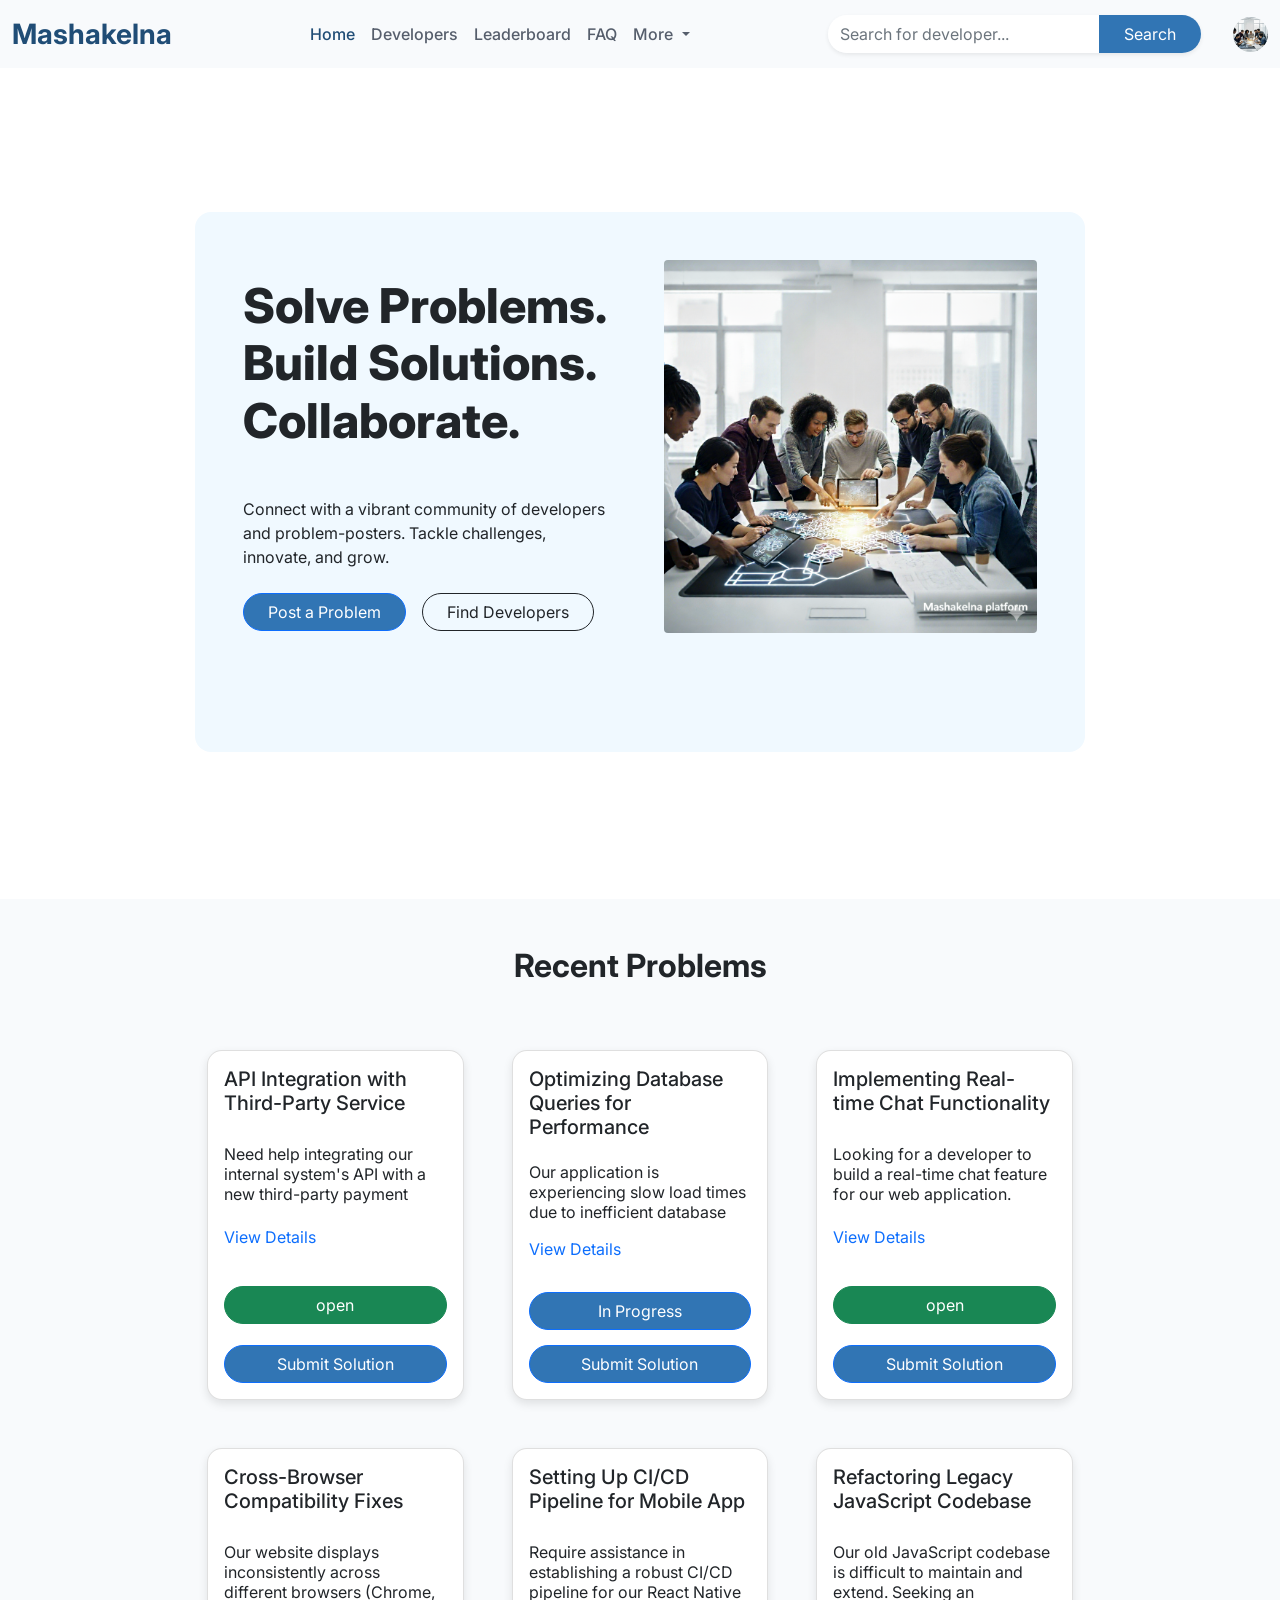
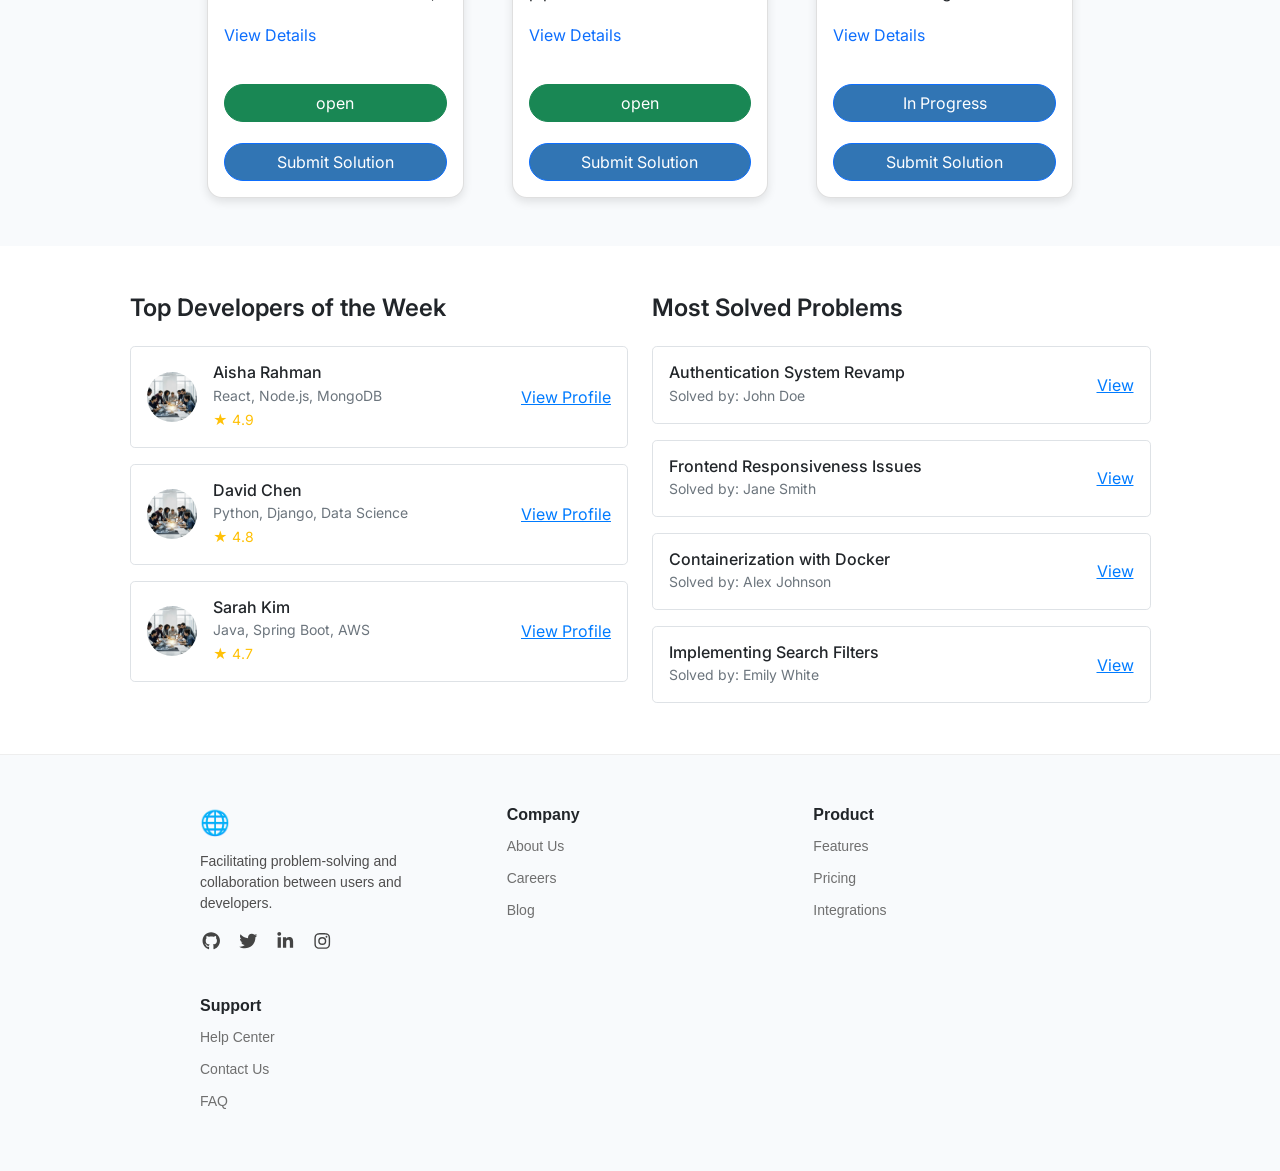
<file: index.html>
<!DOCTYPE html>
<html lang="en">
  <head>
    <meta charset="UTF-8" />
    <meta name="viewport" content="width=device-width, initial-scale=1.0" />
    <title>Mina</title>
    <link rel="shortcut icon" href="./img/my-image2.png" type="image/x-icon" />
    <link rel="stylesheet" href="./css/bootstrap.min.css" />
    <link rel="stylesheet" href="./css/bootstrap.min.css.map" />
    <link rel="stylesheet" href="./css/all.min.css" />
    <link rel="stylesheet" href="./css/main.css" />
    <link rel="stylesheet" href="./css/landing.css" />
    <link rel="preconnect" href="https://fonts.googleapis.com" />
    <link rel="preconnect" href="https://fonts.gstatic.com" crossorigin />
    <link
      href="https://fonts.googleapis.com/css2?family=Inter:ital,opsz,wght@0,14..32,100..900;1,14..32,100..900&display=swap"
      rel="stylesheet"
    />


  </head>
  <body>
    <!-------------------------------------------start navbar ------------------------------------->
    <nav class="navbar navbar-expand-lg sticky-top custom-navbar">
      <div class="container-fluid">
        <a class="navbar-brand fw-bold fs-3 gt-2" href="./index.html">
          Mashakelna
        </a>
        <button
          class="navbar-toggler"
          type="button"
          data-bs-toggle="collapse"
          data-bs-target="#main"
          aria-controls="main"
          aria-expanded="false"
          aria-label="Toggle navigation"
        >
          <i class="fa-solid fa-bars"></i>
        </button>
        <div class="collapse navbar-collapse" id="main">
          <ul class="navbar-nav mx-auto align-items-center">
            <li class="nav-item">
              <a class="nav-link active" href="./index.html">Home</a>
            </li>
            <li class="nav-item">
              <a class="nav-link" href="./pages/developer.html">Developers</a>
            </li>
            <li class="nav-item">
              <a class="nav-link" href="./pages/leaderboard.html"
                >Leaderboard</a
              >
            </li>
            <li class="nav-item"><a class="nav-link" href="./pages/faq.html">FAQ</a></li>

            <li class="nav-item dropdown">
              <a
                class="nav-link dropdown-toggle"
                href="#"
                role="button"
                data-bs-toggle="dropdown"
                aria-expanded="false"
              >
                More
              </a>
              <ul class="dropdown-menu">
                <li>
                  <a class="dropdown-item" href="#"
                    ><i class="fa-regular fa-bell pe-2"></i
                    ><span>Notifications</span></a
                  >
                </li>
                <li><hr class="dropdown-divider" /></li>
                <li>
                  <a class="dropdown-item" href="#"
                    ><i class="fa-regular fa-user pe-2"></i
                    ><span>Your profile</span></a
                  >
                </li>
                <li><hr class="dropdown-divider" /></li>
                <li>
                  <a class="dropdown-item" href="./pages/features Settings Page.html"
                    ><i class="fa-solid fa-gear pe-2"></i><span>Setting</span></a
                  >
                </li>
                <li><hr class="dropdown-divider" /></li>
                <li>
                  <a class="dropdown-item" href="./pages/login.html"
                    ><i class="fa-solid fa-right-from-bracket pe-2"></i
                    ><span>Log out</span></a
                  >
                </li>
              </ul>
            </li>
          </ul>
          <div class="nav-item mx-3">
            <form class="nav-search" role="search" method="get">
              <div
                class="input-group rounded-pill overflow-hidden shadow-sm"
                style="max-width: 420px"
              >
                <input
                  type="search"
                  class="form-control border-0"
                  placeholder="Search for developer..."
                  aria-label="Search for developer"
                />
                <button class="btn btn-search px-4" type="submit">
                  Search
                </button>
              </div>
            </form>
          </div>
          <div class="nav-item ms-3">
            <a href="">
              <img
                src="./imgs/landing.png"
                alt="Profile"
                class="rounded-circle"
                style="width: 35px; height: 35px"
              />
            </a>
          </div>
        </div>
      </div>
    </nav>
    <!---------------------------------------------end navbar-------------------------------------->

    <!--start landing  -->

    <div class="landing d-flex justify-content-center align-items-center pb-1">
      <div class="container d-flex justify-content-center g-5">
        <div class="row justify-content-center align-items-center">
          <div class="col-lg-10 my-container p-5">
            <div class="row row-cols-md-2 g-5 align-items-center">
              <div class="col-md-6">
                <div class="text">
                  <div class="heading mb-5">
                    <h1>Solve Problems.</h1>
                    <p class="h1">Build Solutions.</p>
                    <p class="h1">Collaborate.</p>
                  </div>
                  <p class="mb-4">
                    Connect with a vibrant community of developers and
                    problem-posters. Tackle challenges, innovate, and grow.
                  </p>
                  <div class="landing-btns d-flex gap-3 flex-wrap">
                    <a
                      href="#"
                      class="btn btn-primary rounded-pill landing-btn px-4"
                    >
                      Post a Problem
                    </a>
                    <a href="./pages/developer.html" class="btn btn-outline-dark rounded-pill px-4">
                      Find Developers
                    </a>
                  </div>
                </div>
              </div>

              <div class="col-md-6 text-center">
                <figure class="figure">
                  <img
                    src="./imgs/landing.png"
                    class="img-fluid rounded"
                    alt="Team working"
                  />
                </figure>
              </div>
            </div>
          </div>
        </div>
      </div>
    </div>

    <div
      class="landing-two d-flex justify-content-center align-items-center py-5"
    >
      <div class="container d-flex justify-content-center g-5">
        <div class="row justify-content-center align-items-center">
          <h2 class="fw-bold text-center pb-2">Recent Problems</h2>
          <div class="col-lg-10 mt-5">
            <div class="row row-cols-md-3 g-5 align-items-center">
              <div class="col-lg-4 col-md-6">
                <div class="card w-100">
                  <div class="card-body">
                    <h5 class="card-title fw-semibold">
                      API Integration with Third-Party Service
                    </h5>
                    <p class="card-text .text-black-50 lh-sm mb-0 pb-0">
                      Need help integrating our internal system's API with a new
                      third-party payment gateway. The documentation is
                      extensive but specific expertise is required to handle
                      data mapping and error handling efficiently.
                    </p>
                    <p class="mt-0 pb-0">
                      <a
                        class="link text-decoration-none my-5"
                        data-bs-toggle="collapse"
                        href="#collapseOne"
                        role="button"
                        aria-expanded="false"
                        aria-controls="collapseOne"
                      >
                        View Details
                      </a>
                    </p>
                    <button
                      type="button"
                      class="btn btn-success rounded-pill text-white open"
                    >
                      open
                    </button>

                    <div class="collapse" id="collapseOne">
                      <div class="card card-body">
                        Need help integrating our internal system's API with a
                        new third-party payment gateway. The documentation is
                        extensive but specific expertise is required to handle
                        data mapping and error handling efficiently.
                        <button
                          class="less-btn btn btn-outline-dark"
                          data-bs-toggle="collapse"
                          data-bs-target="#collapseOne"
                        >
                          Less
                        </button>
                      </div>
                    </div>
                    <a
                      href="#"
                      class="btn btn-primary Submit-Solution rounded-pill"
                    >
                      Submit Solution
                    </a>
                  </div>
                </div>
              </div>
              <div class="col-md-6 col-lg-4">
                <div class="card w-100">
                  <div class="card-body">
                    <h5 class="card-title fw-semibold">
                      Optimizing Database Queries for Performance
                    </h5>
                    <p class="card-text .text-black-50 lh-sm mb-0 pb-0">
                      Our application is experiencing slow load times due to
                      inefficient database queries. We need a specialist to
                      review our current SQL queries and suggest optimizations
                      for better performance and scalability.
                    </p>
                    <p class="mt-0 pb-0">
                      <a
                        class="link text-decoration-none my-5"
                        data-bs-toggle="collapse"
                        href="#collapseTwo"
                        role="button"
                        aria-expanded="false"
                        aria-controls="collapseTwo"
                      >
                        View Details
                      </a>
                    </p>
                    <button
                      type="button"
                      class="btn btn-primary rounded-pill text-white in-progress"
                    >
                      In Progress
                    </button>

                    <div class="collapse" id="collapseTwo">
                      <div class="card card-body">
                        Our application is experiencing slow load times due to
                        inefficient database queries. We need a specialist to
                        review our current SQL queries and suggest optimizations
                        for better performance and scalability.
                        <button
                          class="less-btn btn btn-outline-dark"
                          data-bs-toggle="collapse"
                          data-bs-target="#collapseTwo"
                        >
                          Less
                        </button>
                      </div>
                    </div>
                    <a
                      href="#"
                      class="btn btn-primary Submit-Solution rounded-pill"
                    >
                      Submit Solution
                    </a>
                  </div>
                </div>
              </div>
              <div class="col-md-6 col-lg-4">
                <div class="card w-100">
                  <div class="card-body">
                    <h5 class="card-title fw-semibold">
                      Implementing Real-time Chat Functionality
                    </h5>
                    <p class="card-text .text-black-50 lh-sm mb-0 pb-0">
                      Looking for a developer to build a real-time chat feature
                      for our web application. Requires experience with
                      WebSockets and handling concurrent user connections
                      seamlessly.
                    </p>
                    <p class="mt-0 pb-0">
                      <a
                        class="link text-decoration-none my-5"
                        data-bs-toggle="collapse"
                        href="#collapseThree"
                        role="button"
                        aria-expanded="false"
                        aria-controls="collapseThree"
                      >
                        View Details
                      </a>
                    </p>
                    <button
                      type="button"
                      class="btn btn-success rounded-pill text-white open"
                    >
                      open
                    </button>

                    <div class="collapse" id="collapseThree">
                      <div class="card card-body">
                        Looking for a developer to build a real-time chat
                        feature for our web application. Requires experience
                        with WebSockets and handling concurrent user connections
                        seamlessly.
                        <button
                          class="less-btn btn btn-outline-dark"
                          data-bs-toggle="collapse"
                          data-bs-target="#collapseThree"
                        >
                          Less
                        </button>
                      </div>
                    </div>
                    <a
                      href="#"
                      class="btn btn-primary Submit-Solution rounded-pill"
                    >
                      Submit Solution
                    </a>
                  </div>
                </div>
              </div>
              <div class="col-md-6 col-lg-4">
                <div class="card w-100">
                  <div class="card-body">
                    <h5 class="card-title fw-semibold">
                      Cross-Browser Compatibility Fixes
                    </h5>
                    <p class="card-text .text-black-50 lh-sm mb-0 pb-0">
                      Our website displays inconsistently across different
                      browsers (Chrome, Firefox, Safari, Edge). We need a
                      frontend expert to identify and resolve CSS/JS
                      compatibility issues.
                    </p>
                    <p class="mt-0 pb-0">
                      <a
                        class="link text-decoration-none my-5"
                        data-bs-toggle="collapse"
                        href="#collapseFour"
                        role="button"
                        aria-expanded="false"
                        aria-controls="collapseFour"
                      >
                        View Details
                      </a>
                    </p>
                    <button
                      type="button"
                      class="btn btn-success rounded-pill text-white open"
                    >
                      open
                    </button>

                    <div class="collapse" id="collapseFour">
                      <div class="card card-body">
                        Our website displays inconsistently across different
                        browsers (Chrome, Firefox, Safari, Edge). We need a
                        frontend expert to identify and resolve CSS/JS
                        compatibility issues.
                        <button
                          class="less-btn btn btn-outline-dark"
                          data-bs-toggle="collapse"
                          data-bs-target="#collapseFour"
                        >
                          Less
                        </button>
                      </div>
                    </div>
                    <a
                      href="#"
                      class="btn btn-primary Submit-Solution rounded-pill"
                    >
                      Submit Solution
                    </a>
                  </div>
                </div>
              </div>
              <div class="col-md-6 col-lg-4">
                <div class="card w-100">
                  <div class="card-body">
                    <h5 class="card-title fw-semibold">
                      Setting Up CI/CD Pipeline for Mobile App
                    </h5>
                    <p class="card-text .text-black-50 lh-sm mb-0 pb-0">
                      Require assistance in establishing a robust CI/CD pipeline
                      for our React Native mobile application. Focus on
                      automated testing, build processes, and deployment to app
                      stores.
                    </p>
                    <p class="mt-0 pb-0">
                      <a
                        class="link text-decoration-none my-5"
                        data-bs-toggle="collapse"
                        href="#collapseFive"
                        role="button"
                        aria-expanded="false"
                        aria-controls="collapseFive"
                      >
                        View Details
                      </a>
                    </p>
                    <button
                      type="button"
                      class="btn btn-success rounded-pill text-white open"
                    >
                      open
                    </button>

                    <div class="collapse" id="collapseFive">
                      <div class="card card-body">
                        Require assistance in establishing a robust CI/CD
                        pipeline for our React Native mobile application. Focus
                        on automated testing, build processes, and deployment to
                        app stores.
                        <button
                          class="less-btn btn btn-outline-dark"
                          data-bs-toggle="collapse"
                          data-bs-target="#collapseFive"
                        >
                          Less
                        </button>
                      </div>
                    </div>
                    <a
                      href="#"
                      class="btn btn-primary Submit-Solution rounded-pill"
                    >
                      Submit Solution
                    </a>
                  </div>
                </div>
              </div>
              <div class="col-md-6 col-lg-4">
                <div class="card w-100">
                  <div class="card-body">
                    <h5 class="card-title fw-semibold">
                      Refactoring Legacy JavaScript Codebase
                    </h5>
                    <p class="card-text .text-black-50 lh-sm mb-0 pb-0">
                      Our old JavaScript codebase is difficult to maintain and
                      extend. Seeking an experienced developer to refactor it
                      into a modern, modular, and testable structure using ES6+
                      features.
                    </p>
                    <p class="mt-0 pb-0">
                      <a
                        class="link text-decoration-none my-5"
                        data-bs-toggle="collapse"
                        href="#collapseSix"
                        role="button"
                        aria-expanded="false"
                        aria-controls="collapseSix"
                      >
                        View Details
                      </a>
                    </p>
                    <button
                      type="button"
                      class="btn btn-primary rounded-pill text-white in-progress"
                    >
                      In Progress
                    </button>

                    <div class="collapse" id="collapseSix">
                      <div class="card card-body">
                        Our old JavaScript codebase is difficult to maintain and
                        extend. Seeking an experienced developer to refactor it
                        into a modern, modular, and testable structure using
                        ES6+ features.
                        <button
                          class="less-btn btn btn-outline-dark"
                          data-bs-toggle="collapse"
                          data-bs-target="#collapseSix"
                        >
                          Less
                        </button>
                      </div>
                    </div>
                    <a
                      href="#"
                      class="btn btn-primary Submit-Solution rounded-pill"
                    >
                      Submit Solution
                    </a>
                  </div>
                </div>
              </div>
            </div>
          </div>
        </div>
      </div>
    </div>

    <div class="container py-5">
      <div class="row">
        <div class="col-lg-11 mx-auto">
          <div class="row">
            <div class="col-lg-6 col-md-12 mb-4">
              <h4 class="mb-4">Top Developers of the Week</h4>

              <div
                class="d-flex align-items-center justify-content-between p-3 mb-3 border rounded-3 bg-white custom-card"
              >
                <div class="d-flex align-items-center">
                  <img
                    src="./imgs/landing.png"
                    alt="profile"
                    class="rounded-circle me-3"
                    width="50"
                    height="50"
                  />
                  <div>
                    <h6 class="mb-0">Aisha Rahman</h6>
                    <small class="text-muted">React, Node.js, MongoDB</small
                    ><br />
                    <small class="text-warning">★ 4.9</small>
                  </div>
                </div>
                <a href="#" class="text-primary fw-semibold">View Profile</a>
              </div>

              <div
                class="d-flex align-items-center justify-content-between p-3 mb-3 border rounded-3 bg-white custom-card"
              >
                <div class="d-flex align-items-center">
                  <img
                    src="./imgs/landing.png"
                    alt="profile"
                    class="rounded-circle me-3"
                    width="50"
                    height="50"
                  />
                  <div>
                    <h6 class="mb-0">David Chen</h6>
                    <small class="text-muted"
                      >Python, Django, Data Science</small
                    ><br />
                    <small class="text-warning">★ 4.8</small>
                  </div>
                </div>
                <a href="#" class="text-primary fw-semibold">View Profile</a>
              </div>

              <div
                class="d-flex align-items-center justify-content-between p-3 border rounded-3 bg-white custom-card"
              >
                <div class="d-flex align-items-center">
                  <img
                    src="./imgs/landing.png"
                    alt="profile"
                    class="rounded-circle me-3"
                    width="50"
                    height="50"
                  />
                  <div>
                    <h6 class="mb-0">Sarah Kim</h6>
                    <small class="text-muted">Java, Spring Boot, AWS</small
                    ><br />
                    <small class="text-warning">★ 4.7</small>
                  </div>
                </div>
                <a href="#" class="text-primary fw-semibold">View Profile</a>
              </div>
            </div>

            <div class="col-lg-6 col-md-12">
              <h4 class="mb-4">Most Solved Problems</h4>

              <div
                class="d-flex align-items-center justify-content-between p-3 mb-3 border rounded-3 bg-white custom-card"
              >
                <div>
                  <h6 class="mb-0">Authentication System Revamp</h6>
                  <small class="text-muted">Solved by: John Doe</small>
                </div>
                <a href="#" class="text-primary fw-semibold">View</a>
              </div>

              <div
                class="d-flex align-items-center justify-content-between p-3 mb-3 border rounded-3 bg-white custom-card"
              >
                <div>
                  <h6 class="mb-0">Frontend Responsiveness Issues</h6>
                  <small class="text-muted">Solved by: Jane Smith</small>
                </div>
                <a href="#" class="text-primary fw-semibold">View</a>
              </div>

              <div
                class="d-flex align-items-center justify-content-between p-3 mb-3 border rounded-3 bg-white custom-card"
              >
                <div>
                  <h6 class="mb-0">Containerization with Docker</h6>
                  <small class="text-muted">Solved by: Alex Johnson</small>
                </div>
                <a href="#" class="text-primary fw-semibold">View</a>
              </div>

              <div
                class="d-flex align-items-center justify-content-between p-3 border rounded-3 bg-white custom-card"
              >
                <div>
                  <h6 class="mb-0">Implementing Search Filters</h6>
                  <small class="text-muted">Solved by: Emily White</small>
                </div>
                <a href="#" class="text-primary fw-semibold">View</a>
              </div>
            </div>
          </div>
        </div>
      </div>
    </div>

    <footer class="footer">
      <div class="footer-container">
        <div class="footer-col">
          <div class="footer-logo">🌐</div>
          <p class="footer-desc">
            Facilitating problem-solving and collaboration between users and
            developers.
          </p>
          <div class="social-icons">
            <a href="#"><i class="fab fa-github"></i></a>
            <a href="#"><i class="fab fa-twitter"></i></a>
            <a href="#"><i class="fab fa-linkedin-in"></i></a>
            <a href="#"><i class="fab fa-instagram"></i></a>
          </div>
        </div>

        <div class="footer-col">
          <h4>Company</h4>
          <ul>
            <li><a href="#">About Us</a></li>
            <li><a href="#">Careers</a></li>
            <li><a href="#">Blog</a></li>
          </ul>
        </div>

        <div class="footer-col">
          <h4>Product</h4>
          <ul>
            <li><a href="#">Features</a></li>
            <li><a href="#">Pricing</a></li>
            <li><a href="#">Integrations</a></li>
          </ul>
        </div>

        <!-- Column 4 -->
        <div class="footer-col">
          <h4>Support</h4>
          <ul>
            <li><a href="#">Help Center</a></li>
            <li><a href="#">Contact Us</a></li>
            <li><a href="#">FAQ</a></li>
          </ul>
        </div>
      </div>
    </footer>
    <!-- end footer -->

    <script>
      let lessBtn = document.querySelector(".less-btn");
      lessBtn.onclick = () => {
        lessBtn.setAttribute("aria-expanded", "false");
      };
    </script>
    <script src="./js/all.min.js"></script>
    <script src="./js/bootstrap.bundle.min.js"></script>
    <script src="./js/bootstrap.bundle.min.js.map"></script>
  </body>
</html>
</file>
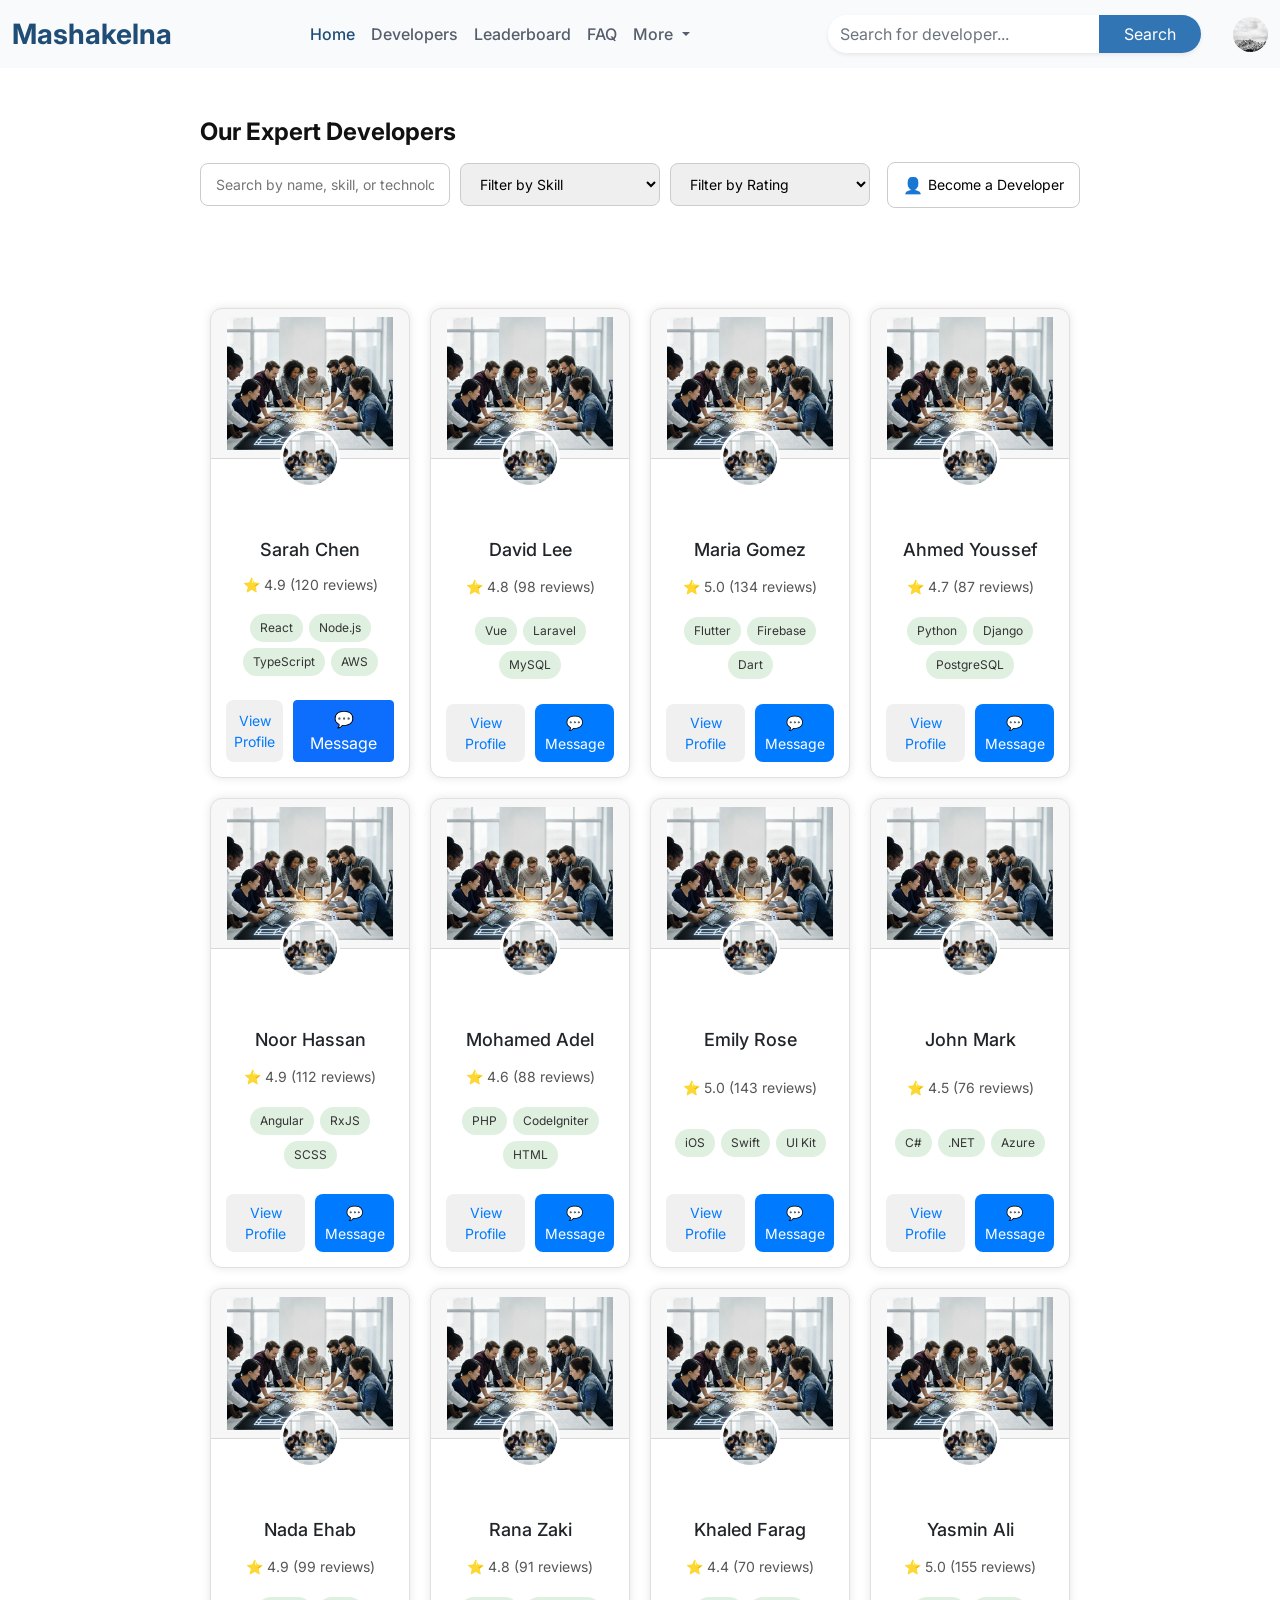
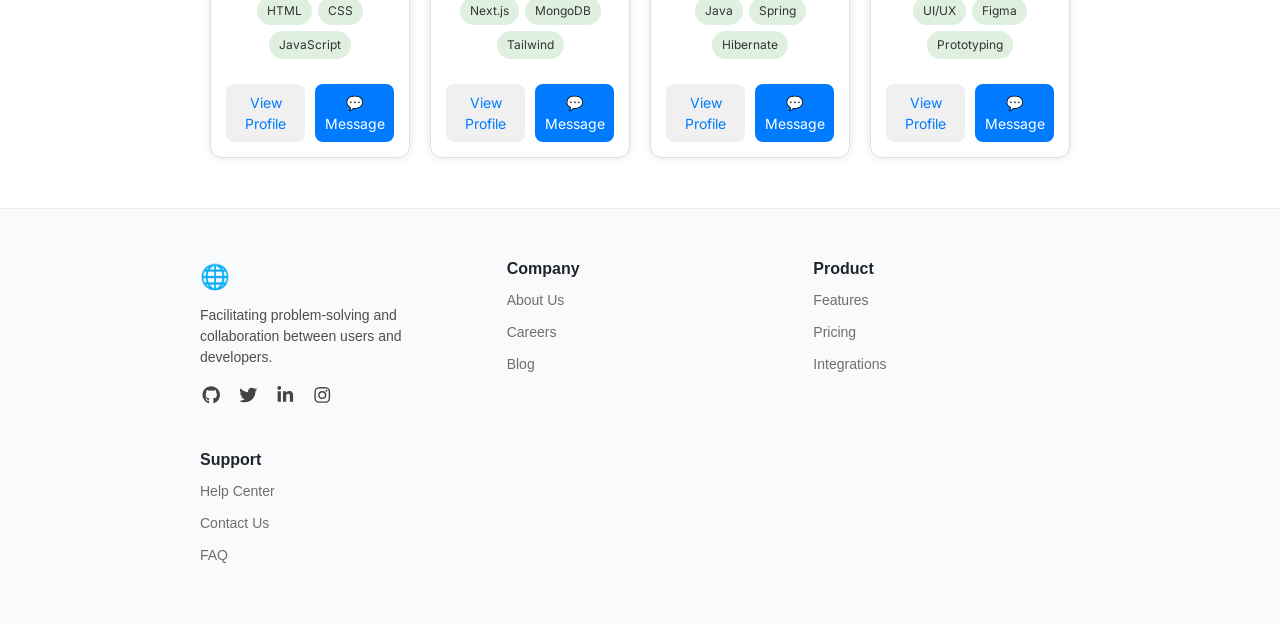
<file: pages/developer.html>
<!DOCTYPE html>
<html lang="en">
  <head>
    <meta charset="UTF-8" />
    <meta name="viewport" content="width=device-width, initial-scale=1.0" />
    <title>Mashakelna</title>
    <link rel="stylesheet" href="../css/all.min.css" />
    <link rel="stylesheet" href="../css/bootstrap.min.css" />
    <link rel="stylesheet" href="../css/bootstrap.min.css.map" />
    <link rel="stylesheet" href="../css/developer.css" />
    <link rel="stylesheet" href="../css/main.css" />
    <link rel="preconnect" href="https://fonts.googleapis.com" />
    <link rel="preconnect" href="https://fonts.gstatic.com" crossorigin />
    <link
      href="https://fonts.googleapis.com/css2?family=Inter:ital,opsz,wght@0,14..32,100..900;1,14..32,100..900&display=swap"
      rel="stylesheet"
    />
  </head>
  <body>
    <!---------------------------------------------start navbar ------------------------------------->

    <nav class="navbar navbar-expand-lg sticky-top custom-navbar">
      <div class="container-fluid">
        <a class="navbar-brand fw-bold fs-3 gt-2" href="../index.html">
          Mashakelna
        </a>
        <button
          class="navbar-toggler"
          type="button"
          data-bs-toggle="collapse"
          data-bs-target="#main"
          aria-controls="main"
          aria-expanded="false"
          aria-label="Toggle navigation"
        >
          <i class="fa-solid fa-bars"></i>
        </button>
        <div class="collapse navbar-collapse" id="main">
          <ul class="navbar-nav mx-auto align-items-center">
            <li class="nav-item">
              <a class="nav-link active" href="../index.html">Home</a>
            </li>
            <li class="nav-item">
              <a class="nav-link" href="./developer.html">Developers</a>
            </li>
            <li class="nav-item">
              <a class="nav-link" href="./leaderboard.html"
                >Leaderboard</a
              >
            </li>
            <li class="nav-item"><a class="nav-link" href="./faq.html">FAQ</a></li>

            <li class="nav-item dropdown">
              <a
                class="nav-link dropdown-toggle"
                href="#"
                role="button"
                data-bs-toggle="dropdown"
                aria-expanded="false"
              >
                More
              </a>
              <ul class="dropdown-menu">
                <li>
                  <a class="dropdown-item" href="#"
                    ><i class="fa-regular fa-bell pe-2"></i
                    ><span>Notifications</span></a
                  >
                </li>
                <li><hr class="dropdown-divider" /></li>
                <li>
                  <a class="dropdown-item" href="#"
                    ><i class="fa-regular fa-user pe-2"></i
                    ><span>Your Profile</span></a
                  >
                </li>
                <li><hr class="dropdown-divider" /></li>
                <li>
                  <a class="dropdown-item" href="./features Settings Page.html"
                    ><i class="fa-solid fa-gear pe-2"></i
                    ><span>Setting</span></a
                  >
                </li>
                <li><hr class="dropdown-divider" /></li>
                <li>
                  <a class="dropdown-item" href="#"
                    ><i class="fa-solid fa-right-from-bracket pe-2"></i
                    ><span>Log out</span></a
                  >
                </li>
              </ul>
            </li>
          </ul>
          <div class="nav-item mx-3">
            <form class="nav-search" role="search" method="get">
              <div
                class="input-group rounded-pill overflow-hidden shadow-sm"
                style="max-width: 420px"
              >
                <input
                  type="search"
                  class="form-control border-0"
                  placeholder="Search for developer..."
                  aria-label="Search for developer"
                />
                <button class="btn btn-search px-4" type="submit">
                  Search
                </button>
              </div>
            </form>
          </div>
          <div class="nav-item ms-3">
            <a href="">
              <img
                src="../imgs/one.jpg"
                alt="Profile"
                class="rounded-circle"
                style="width: 35px; height: 35px"
              />
            </a>
          </div>
        </div>
      </div>
    </nav>
    <!---------------------------------------------end navbar-------------------------------------->

    <!-- developer section -->

   <div class="developers-header">
    <h2>Our Expert Developers</h2>

    <div class="search-filters">
        <input
            type="text"
            placeholder="Search by name, skill, or technology..."
        />
        <select>
            <option>Filter by Skill</option>
        </select>
        <select>
            <option>Filter by Rating</option>
        </select>
    </div>
    <button class="become-btn">
        <span class="icon">👤</span> Become a Developer
    </button>
</div>

<div class="developers-container">
    <div class="developer-card">
        <div class="card-header">
            <img
                class="background-img"
                src="../imgs/landing.png"
                alt="Tech background image"
            />
            <img
                class="profile-img"
                src="../imgs/landing.png"
                alt="Sarah Chen profile image"
            />
        </div>
        <div class="card-body">
            <h3>Sarah Chen</h3>
            <p class="rating">⭐ 4.9 (120 reviews)</p>
            <div class="skills">
                <span>React</span><span>Node.js</span><span>TypeScript</span
                ><span>AWS</span>
            </div>
            <div class="actions">
                <button class="view">View Profile</button>
                <a  href="./features Chat Page.html" class="btn btn-primary ">💬 Message</a>
            </div>
        </div>
    </div>

    <div class="developer-card">
        <div class="card-header">
            <img
                class="background-img"
                src="../imgs/landing.png"
                alt="Tech background image"
            />
            <img
                class="profile-img"
                src="../imgs/landing.png"
                alt="David Lee profile image"
            />
        </div>
        <div class="card-body">
            <h3>David Lee</h3>
            <p class="rating">⭐ 4.8 (98 reviews)</p>
            <div class="skills">
                <span>Vue</span><span>Laravel</span><span>MySQL</span>
            </div>
            <div class="actions">
                <button class="view">View Profile</button>
                <button class="message">💬 Message</button>
            </div>
        </div>
    </div>

    <div class="developer-card">
        <div class="card-header">
            <img
                class="background-img"
                src="../imgs/landing.png"
                alt="Tech background image"
            />
            <img
                class="profile-img"
                src="../imgs/landing.png"
                alt="Maria Gomez profile image"
            />
        </div>
        <div class="card-body">
            <h3>Maria Gomez</h3>
            <p class="rating">⭐ 5.0 (134 reviews)</p>
            <div class="skills">
                <span>Flutter</span><span>Firebase</span><span>Dart</span>
            </div>
            <div class="actions">
                <button class="view">View Profile</button>
                <button class="message">💬 Message</button>
            </div>
        </div>
    </div>

    <div class="developer-card">
        <div class="card-header">
            <img
                class="background-img"
                src="../imgs/landing.png"
                alt="Tech background image"
            />
            <img
                class="profile-img"
                src="../imgs/landing.png"
                alt="Ahmed Youssef profile image"
            />
        </div>
        <div class="card-body">
            <h3>Ahmed Youssef</h3>
            <p class="rating">⭐ 4.7 (87 reviews)</p>
            <div class="skills">
                <span>Python</span><span>Django</span><span>PostgreSQL</span>
            </div>
            <div class="actions">
                <button class="view">View Profile</button>
                <button class="message">💬 Message</button>
            </div>
        </div>
    </div>

    <div class="developer-card">
        <div class="card-header">
            <img
                class="background-img"
                src="../imgs/landing.png"
                alt="Tech background image"
            />
            <img
                class="profile-img"
                src="../imgs/landing.png"
                alt="Noor Hassan profile image"
            />
        </div>
        <div class="card-body">
            <h3>Noor Hassan</h3>
            <p class="rating">⭐ 4.9 (112 reviews)</p>
            <div class="skills">
                <span>Angular</span><span>RxJS</span><span>SCSS</span>
            </div>
            <div class="actions">
                <button class="view">View Profile</button>
                <button class="message">💬 Message</button>
            </div>
        </div>
    </div>

    <div class="developer-card">
        <div class="card-header">
            <img
                class="background-img"
                src="../imgs/landing.png"
                alt="Tech background image"
            />
            <img
                class="profile-img"
                src="../imgs/landing.png"
                alt="Mohamed Adel profile image"
            />
        </div>
        <div class="card-body">
            <h3>Mohamed Adel</h3>
            <p class="rating">⭐ 4.6 (88 reviews)</p>
            <div class="skills">
                <span>PHP</span><span>CodeIgniter</span><span>HTML</span>
            </div>
            <div class="actions">
                <button class="view">View Profile</button>
                <button class="message">💬 Message</button>
            </div>
        </div>
    </div>

    <div class="developer-card">
        <div class="card-header">
            <img
                class="background-img"
                src="../imgs/landing.png"
                alt="Tech background image"
            />
            <img
                class="profile-img"
                src="../imgs/landing.png"
                alt="Emily Rose profile image"
            />
        </div>
        <div class="card-body">
            <h3>Emily Rose</h3>
            <p class="rating">⭐ 5.0 (143 reviews)</p>
            <div class="skills">
                <span>iOS</span><span>Swift</span><span>UI Kit</span>
            </div>
            <div class="actions">
                <button class="view">View Profile</button>
                <button class="message">💬 Message</button>
            </div>
        </div>
    </div>

    <div class="developer-card">
        <div class="card-header">
            <img
                class="background-img"
                src="../imgs/landing.png"
                alt="Tech background image"
            />
            <img
                class="profile-img"
                src="../imgs/landing.png"
                alt="John Mark profile image"
            />
        </div>
        <div class="card-body">
            <h3>John Mark</h3>
            <p class="rating">⭐ 4.5 (76 reviews)</p>
            <div class="skills">
                <span>C#</span><span>.NET</span><span>Azure</span>
            </div>
            <div class="actions">
                <button class="view">View Profile</button>
                <button class="message">💬 Message</button>
            </div>
        </div>
    </div>

    <div class="developer-card">
        <div class="card-header">
            <img
                class="background-img"
                src="../imgs/landing.png"
                alt="Tech background image"
            />
            <img
                class="profile-img"
                src="../imgs/landing.png"
                alt="Nada Ehab profile image"
            />
        </div>
        <div class="card-body">
            <h3>Nada Ehab</h3>
            <p class="rating">⭐ 4.9 (99 reviews)</p>
            <div class="skills">
                <span>HTML</span><span>CSS</span><span>JavaScript</span>
            </div>
            <div class="actions">
                <button class="view">View Profile</button>
                <button class="message">💬 Message</button>
            </div>
        </div>
    </div>

    <div class="developer-card">
        <div class="card-header">
            <img
                class="background-img"
                src="../imgs/landing.png"
                alt="Tech background image"
            />
            <img
                class="profile-img"
                src="../imgs/landing.png"
                alt="Rana Zaki profile image"
            />
        </div>
        <div class="card-body">
            <h3>Rana Zaki</h3>
            <p class="rating">⭐ 4.8 (91 reviews)</p>
            <div class="skills">
                <span>Next.js</span><span>MongoDB</span><span>Tailwind</span>
            </div>
            <div class="actions">
                <button class="view">View Profile</button>
                <button class="message">💬 Message</button>
            </div>
        </div>
    </div>

    <div class="developer-card">
        <div class="card-header">
            <img
                class="background-img"
                src="../imgs/landing.png"
                alt="Tech background image"
            />
            <img
                class="profile-img"
                src="../imgs/landing.png"
                alt="Khaled Farag profile image"
            />
        </div>
        <div class="card-body">
            <h3>Khaled Farag</h3>
            <p class="rating">⭐ 4.4 (70 reviews)</p>
            <div class="skills">
                <span>Java</span><span>Spring</span><span>Hibernate</span>
            </div>
            <div class="actions">
                <button class="view">View Profile</button>
                <button class="message">💬 Message</button>
            </div>
        </div>
    </div>

    <div class="developer-card">
        <div class="card-header">
            <img
                class="background-img"
                src="../imgs/landing.png"
                alt="Tech background image"
            />
            <img
                class="profile-img"
                src="../imgs/landing.png"
                alt="Yasmin Ali profile image"
            />
        </div>
        <div class="card-body">
            <h3>Yasmin Ali</h3>
            <p class="rating">⭐ 5.0 (155 reviews)</p>
            <div class="skills">
                <span>UI/UX</span><span>Figma</span><span>Prototyping</span>
            </div>
            <div class="actions">
                <button class="view">View Profile</button>
                <button class="message">💬 Message</button>
            </div>
        </div>
    </div>
</div>

    <!-- ====== Start Footer ====== -->
    <footer class="footer">
      <div class="footer-container">
        <!-- Column 1 -->
        <div class="footer-col">
          <div class="footer-logo">🌐</div>
          <p class="footer-desc">
            Facilitating problem-solving and collaboration between users and
            developers.
          </p>
          <div class="social-icons">
            <a href="#"><i class="fab fa-github"></i></a>
            <a href="#"><i class="fab fa-twitter"></i></a>
            <a href="#"><i class="fab fa-linkedin-in"></i></a>
            <a href="#"><i class="fab fa-instagram"></i></a>
          </div>
        </div>

        <!-- Column 2 -->
        <div class="footer-col">
          <h4>Company</h4>
          <ul>
            <li><a href="#">About Us</a></li>
            <li><a href="#">Careers</a></li>
            <li><a href="#">Blog</a></li>
          </ul>
        </div>

        <!-- Column 3 -->
        <div class="footer-col">
          <h4>Product</h4>
          <ul>
            <li><a href="#">Features</a></li>
            <li><a href="#">Pricing</a></li>
            <li><a href="#">Integrations</a></li>
          </ul>
        </div>

        <!-- Column 4 -->
        <div class="footer-col">
          <h4>Support</h4>
          <ul>
            <li><a href="#">Help Center</a></li>
            <li><a href="#">Contact Us</a></li>
            <li><a href="#">FAQ</a></li>
          </ul>
        </div>
      </div>
    </footer>
     <script src="../js/all.min.js"></script>
    <script src="../js/bootstrap.bundle.min.js"></script>
    <script src="../js/bootstrap.bundle.min.js.map"></script>


  </body>
</html>
</file>
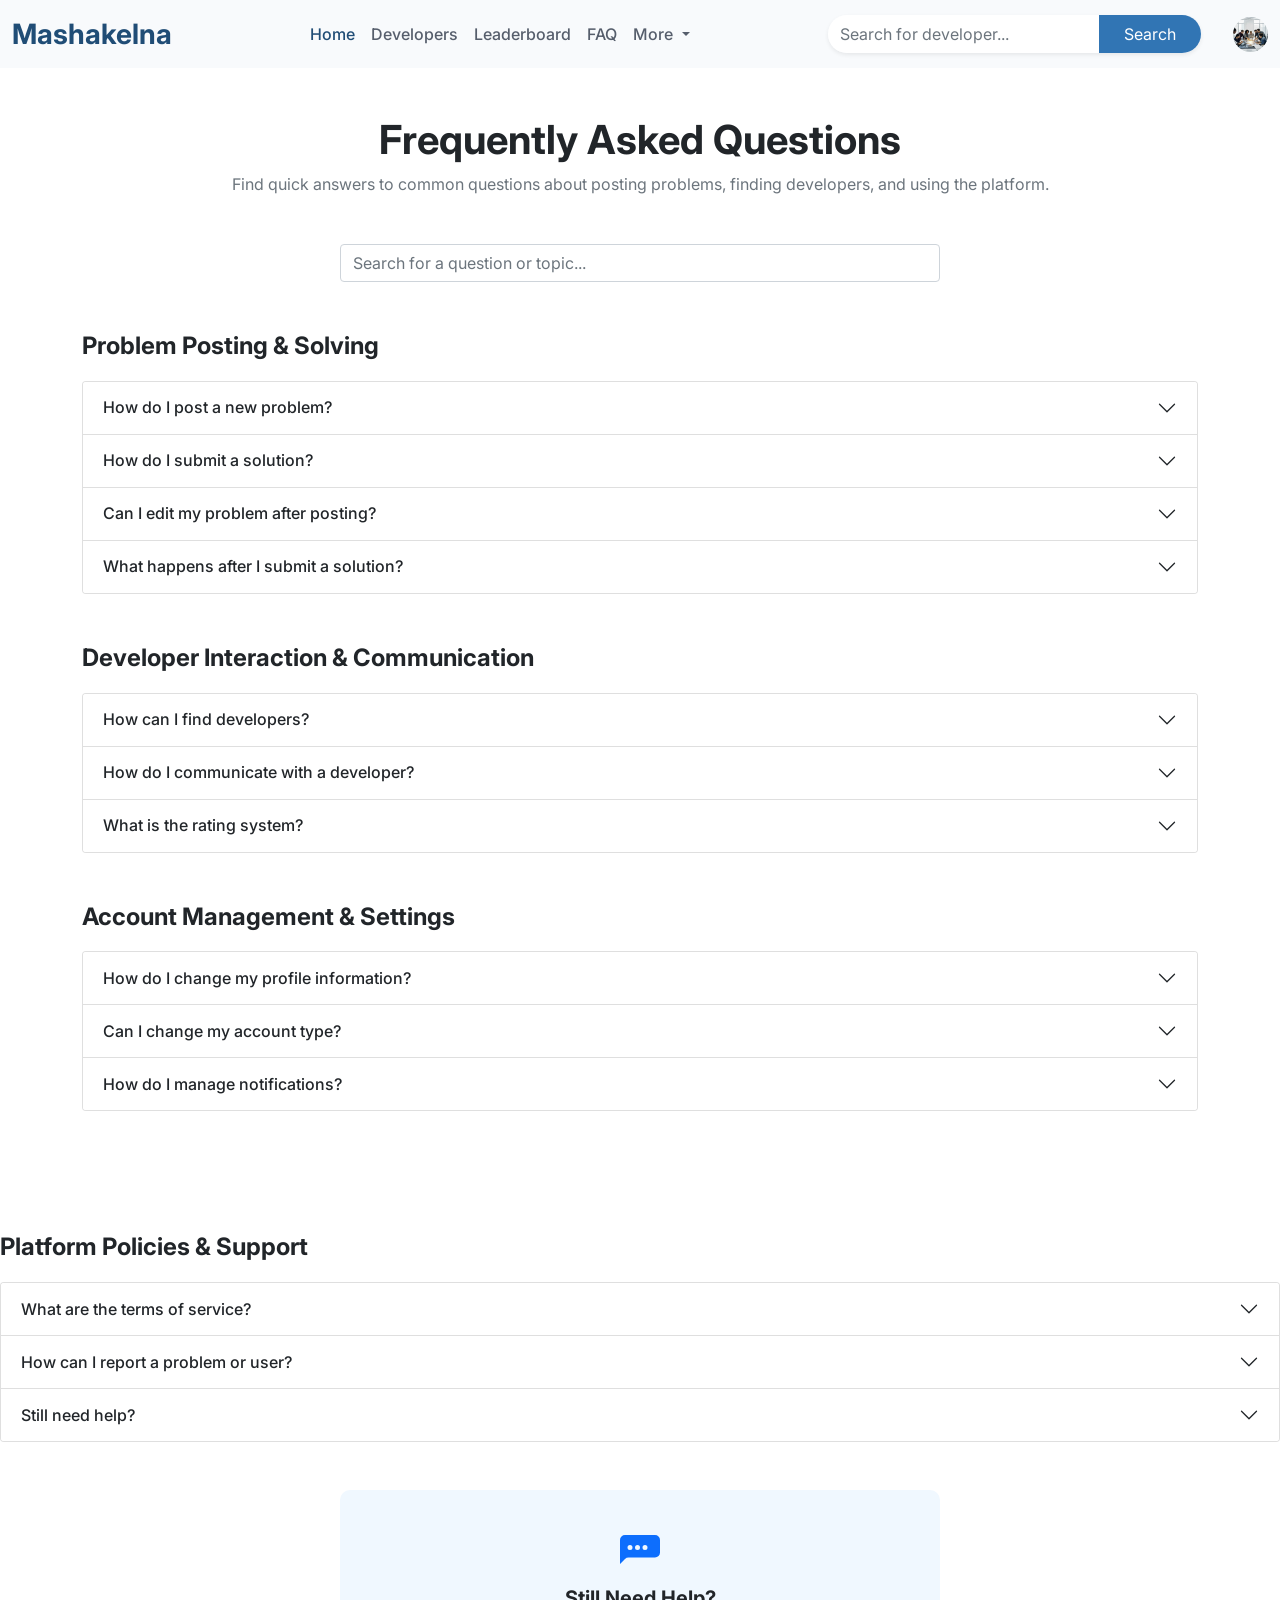
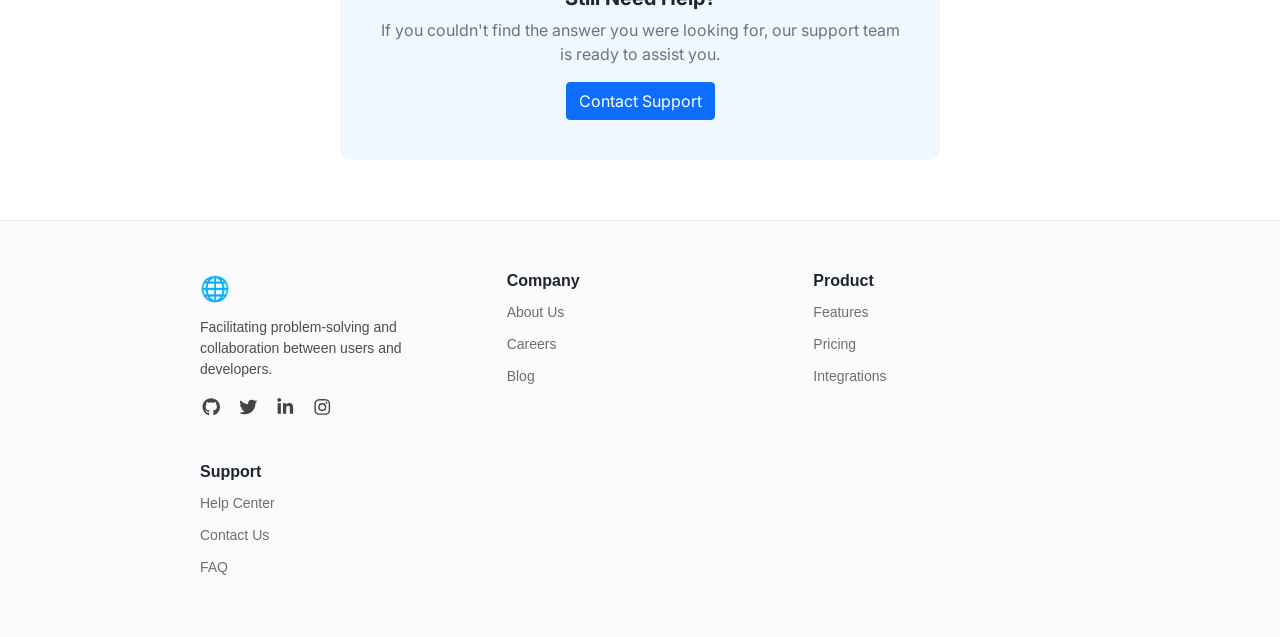
<file: pages/faq.html>
<!DOCTYPE html>
<html lang="en">
  <head>
    <meta charset="UTF-8" />
    <meta name="viewport" content="width=device-width, initial-scale=1.0" />
    <title>Mina</title>
    <link rel="shortcut icon" href="./img/my-image2.png" type="image/x-icon" />
    <link rel="stylesheet" href="../css/bootstrap.min.css" />
    <link rel="stylesheet" href="../css/bootstrap.min.css.map" />
    <link rel="stylesheet" href="../css/all.min.css" />
    <link rel="stylesheet" href="../css/main.css" />
    <link rel="stylesheet" href="../css/faq.css" />
    <link rel="preconnect" href="https://fonts.googleapis.com" />
    <link rel="preconnect" href="https://fonts.gstatic.com" crossorigin />
    <link
      href="https://fonts.googleapis.com/css2?family=Inter:ital,opsz,wght@0,14..32,100..900;1,14..32,100..900&display=swap"
      rel="stylesheet"
    />
  </head>
  <body>
    <!---------------------------------------------start navbar ------------------------------------->

    <nav class="navbar navbar-expand-lg sticky-top custom-navbar">
      <div class="container-fluid">
        <a class="navbar-brand fw-bold fs-3 gt-2" href="../index.html">
          Mashakelna
        </a>
        <button
          class="navbar-toggler"
          type="button"
          data-bs-toggle="collapse"
          data-bs-target="#main"
          aria-controls="main"
          aria-expanded="false"
          aria-label="Toggle navigation"
        >
          <i class="fa-solid fa-bars"></i>
        </button>
        <div class="collapse navbar-collapse" id="main">
          <ul class="navbar-nav mx-auto align-items-center">
            <li class="nav-item">
              <a class="nav-link active" href="../index.html">Home</a>
            </li>
            <li class="nav-item">
              <a class="nav-link" href="./developer.html">Developers</a>
            </li>
            <li class="nav-item">
              <a class="nav-link" href="./leaderboard.html">Leaderboard</a>
            </li>
            <li class="nav-item"><a class="nav-link" href="./faq.html">FAQ</a></li>

            <li class="nav-item dropdown">
              <a
                class="nav-link dropdown-toggle"
                href="#"
                role="button"
                data-bs-toggle="dropdown"
                aria-expanded="false"
              >
                More
              </a>
              <ul class="dropdown-menu">
                <li>
                  <a class="dropdown-item" href="#"
                    ><i class="fa-regular fa-bell pe-2"></i
                    ><span>Notifications</span></a
                  >
                </li>
                <li><hr class="dropdown-divider" /></li>
                <li>
                  <a class="dropdown-item" href="#"
                    ><i class="fa-regular fa-user pe-2"></i
                    ><span>Your Profile</span></a
                  >
                </li>
                <li><hr class="dropdown-divider" /></li>
                <li>
                  <a class="dropdown-item" href="./features Settings Page.html"
                    ><i class="fa-solid fa-gear pe-2"></i
                    ><span>Setting</span></a
                  >
                </li>
                <li><hr class="dropdown-divider" /></li>
                <li>
                  <a class="dropdown-item" href="./login.html"
                    ><i class="fa-solid fa-right-from-bracket pe-2"></i
                    ><span>Log out</span></a
                  >
                </li>
              </ul>
            </li>
          </ul>
          <div class="nav-item mx-3">
            <form class="nav-search" role="search" method="get">
              <div
                class="input-group rounded-pill overflow-hidden shadow-sm"
                style="max-width: 420px"
              >
                <input
                  type="search"
                  class="form-control border-0"
                  placeholder="Search for developer..."
                  aria-label="Search for developer"
                />
                <button class="btn btn-search px-4" type="submit">
                  Search
                </button>
              </div>
            </form>
          </div>
          <div class="nav-item ms-3">
            <a href="">
              <img
                src="../imgs/landing.png"
                alt="Profile"
                class="rounded-circle"
                style="width: 35px; height: 35px"
              />
            </a>
          </div>
        </div>
      </div>
    </nav>
    <!---------------------------------------------end navbar-------------------------------------->

    <div class="container py-5">
      <div class="text-center mb-5">
        <h1 class="fw-bold">Frequently Asked Questions</h1>
        <p class="text-muted">
          Find quick answers to common questions about posting problems, finding
          developers, and using the platform.
        </p>
      </div>

      <div class="mb-5 mx-auto" style="max-width: 600px">
        <input
          type="text"
          class="form-control"
          placeholder="Search for a question or topic..."
        />
      </div>

      <!-- Section: Problem Posting & Solving -->
      <h4 class="section-title">Problem Posting & Solving</h4>
      <div class="accordion mb-4" id="faqProblem">
        <div class="accordion-item">
          <h2 class="accordion-header" id="q1">
            <button
              class="accordion-button collapsed"
              type="button"
              data-bs-toggle="collapse"
              data-bs-target="#a1"
            >
              How do I post a new problem?
            </button>
          </h2>
          <div
            id="a1"
            class="accordion-collapse collapse"
            data-bs-parent="#faqProblem"
          >
            <div class="accordion-body">
              Click on “Post Problem” and fill in the required details.
            </div>
          </div>
        </div>

        <div class="accordion-item">
          <h2 class="accordion-header" id="q2">
            <button
              class="accordion-button collapsed"
              type="button"
              data-bs-toggle="collapse"
              data-bs-target="#a2"
            >
              How do I submit a solution?
            </button>
          </h2>
          <div
            id="a2"
            class="accordion-collapse collapse"
            data-bs-parent="#faqProblem"
          >
            <div class="accordion-body">
              Go to the problem page and click “Submit Solution”.
            </div>
          </div>
        </div>

        <div class="accordion-item">
          <h2 class="accordion-header" id="q3">
            <button
              class="accordion-button collapsed"
              type="button"
              data-bs-toggle="collapse"
              data-bs-target="#a3"
            >
              Can I edit my problem after posting?
            </button>
          </h2>
          <div
            id="a3"
            class="accordion-collapse collapse"
            data-bs-parent="#faqProblem"
          >
            <div class="accordion-body">
              Yes, you can edit it from your profile dashboard.
            </div>
          </div>
        </div>

        <div class="accordion-item">
          <h2 class="accordion-header" id="q4">
            <button
              class="accordion-button collapsed"
              type="button"
              data-bs-toggle="collapse"
              data-bs-target="#a4"
            >
              What happens after I submit a solution?
            </button>
          </h2>
          <div
            id="a4"
            class="accordion-collapse collapse"
            data-bs-parent="#faqProblem"
          >
            <div class="accordion-body">
              Your solution will be reviewed and rated.
            </div>
          </div>
        </div>
      </div>

      <!-- Section: Developer Interaction -->
      <h4 class="section-title">Developer Interaction & Communication</h4>
      <div class="accordion mb-4" id="faqDeveloper">
        <div class="accordion-item">
          <h2 class="accordion-header" id="q5">
            <button
              class="accordion-button collapsed"
              type="button"
              data-bs-toggle="collapse"
              data-bs-target="#a5"
            >
              How can I find developers?
            </button>
          </h2>
          <div
            id="a5"
            class="accordion-collapse collapse"
            data-bs-parent="#faqDeveloper"
          >
            <div class="accordion-body">
              Use the search feature or check the community tab.
            </div>
          </div>
        </div>

        <div class="accordion-item">
          <h2 class="accordion-header" id="q6">
            <button
              class="accordion-button collapsed"
              type="button"
              data-bs-toggle="collapse"
              data-bs-target="#a6"
            >
              How do I communicate with a developer?
            </button>
          </h2>
          <div
            id="a6"
            class="accordion-collapse collapse"
            data-bs-parent="#faqDeveloper"
          >
            <div class="accordion-body">
              You can use the built-in chat system.
            </div>
          </div>
        </div>

        <div class="accordion-item">
          <h2 class="accordion-header" id="q7">
            <button
              class="accordion-button collapsed"
              type="button"
              data-bs-toggle="collapse"
              data-bs-target="#a7"
            >
              What is the rating system?
            </button>
          </h2>
          <div
            id="a7"
            class="accordion-collapse collapse"
            data-bs-parent="#faqDeveloper"
          >
            <div class="accordion-body">
              It is based on user feedback and problem-solving performance.
            </div>
          </div>
        </div>
      </div>

      <!-- Section: Account Management -->
      <h4 class="section-title">Account Management & Settings</h4>
      <div class="accordion mb-4" id="faqAccount">
        <div class="accordion-item">
          <h2 class="accordion-header" id="q8">
            <button
              class="accordion-button collapsed"
              type="button"
              data-bs-toggle="collapse"
              data-bs-target="#a8"
            >
              How do I change my profile information?
            </button>
          </h2>
          <div
            id="a8"
            class="accordion-collapse collapse"
            data-bs-parent="#faqAccount"
          >
            <div class="accordion-body">
              Go to settings and click on “Edit Profile”.
            </div>
          </div>
        </div>

        <div class="accordion-item">
          <h2 class="accordion-header" id="q9">
            <button
              class="accordion-button collapsed"
              type="button"
              data-bs-toggle="collapse"
              data-bs-target="#a9"
            >
              Can I change my account type?
            </button>
          </h2>
          <div
            id="a9"
            class="accordion-collapse collapse"
            data-bs-parent="#faqAccount"
          >
            <div class="accordion-body">
              Yes, from the account settings page.
            </div>
          </div>
        </div>

        <div class="accordion-item">
          <h2 class="accordion-header" id="q10">
            <button
              class="accordion-button collapsed"
              type="button"
              data-bs-toggle="collapse"
              data-bs-target="#a10"
            >
              How do I manage notifications?
            </button>
          </h2>
          <div
            id="a10"
            class="accordion-collapse collapse"
            data-bs-parent="#faqAccount"
          >
            <div class="accordion-body">
              You can turn notifications on/off from your dashboard.
            </div>
          </div>
        </div>
      </div>
    </div>

    <!-- Section: Platform Policies & Support -->
    <h4 class="section-title">Platform Policies & Support</h4>
    <div class="accordion mb-5" id="faqSupport">
      <div class="accordion-item">
        <h2 class="accordion-header" id="q11">
          <button
            class="accordion-button collapsed"
            type="button"
            data-bs-toggle="collapse"
            data-bs-target="#a11"
          >
            What are the terms of service?
          </button>
        </h2>
        <div
          id="a11"
          class="accordion-collapse collapse"
          data-bs-parent="#faqSupport"
        >
          <div class="accordion-body">
            You can find the full terms on our Terms & Conditions page.
          </div>
        </div>
      </div>

      <div class="accordion-item">
        <h2 class="accordion-header" id="q12">
          <button
            class="accordion-button collapsed"
            type="button"
            data-bs-toggle="collapse"
            data-bs-target="#a12"
          >
            How can I report a problem or user?
          </button>
        </h2>
        <div
          id="a12"
          class="accordion-collapse collapse"
          data-bs-parent="#faqSupport"
        >
          <div class="accordion-body">
            Use the “Report” button on the problem or user profile page.
          </div>
        </div>
      </div>

      <div class="accordion-item">
        <h2 class="accordion-header" id="q13">
          <button
            class="accordion-button collapsed"
            type="button"
            data-bs-toggle="collapse"
            data-bs-target="#a13"
          >
            Still need help?
          </button>
        </h2>
        <div
          id="a13"
          class="accordion-collapse collapse"
          data-bs-parent="#faqSupport"
        >
          <div class="accordion-body">
            Reach out to our support team using the contact button below.
          </div>
        </div>
      </div>
    </div>

    <!-- Support Box -->
    <div class="support-box text-center mx-auto">
      <div class="support-icon mb-3">
        <svg
          xmlns="http://www.w3.org/2000/svg"
          width="32"
          height="32"
          fill="#0d6efd"
          class="bi bi-chat-dots"
          viewBox="0 0 16 16"
        >
          <path
            d="M2 2a2 2 0 0 0-2 2v9.586l2-2A2 2 0 0 1 3.414 11H14a2 2 0 0 0 2-2V4a2 2 0 0 0-2-2H2zm3 5a1 1 0 1 1-2 0 1 1 0 0 1 2 0zm3 0a1 1 0 1 1-2 0 1 1 0 0 1 2 0zm3 0a1 1 0 1 1-2 0 1 1 0 0 1 2 0z"
          />
        </svg>
      </div>
      <h5 class="fw-bold">Still Need Help?</h5>
      <p class="text-muted">
        If you couldn't find the answer you were looking for, our support team
        is ready to assist you.
      </p>
      <a href="#" class="btn btn-primary">Contact Support</a>
    </div>

    <!-- ====== Start Footer ====== -->
    <footer class="footer">
      <div class="footer-container">
        <!-- Column 1 -->
        <div class="footer-col">
          <div class="footer-logo">🌐</div>
          <p class="footer-desc">
            Facilitating problem-solving and collaboration between users and
            developers.
          </p>
          <div class="social-icons">
            <a href="#"><i class="fab fa-github"></i></a>
            <a href="#"><i class="fab fa-twitter"></i></a>
            <a href="#"><i class="fab fa-linkedin-in"></i></a>
            <a href="#"><i class="fab fa-instagram"></i></a>
          </div>
        </div>

        <!-- Column 2 -->
        <div class="footer-col">
          <h4>Company</h4>
          <ul>
            <li><a href="#">About Us</a></li>
            <li><a href="#">Careers</a></li>
            <li><a href="#">Blog</a></li>
          </ul>
        </div>

        <!-- Column 3 -->
        <div class="footer-col">
          <h4>Product</h4>
          <ul>
            <li><a href="#">Features</a></li>
            <li><a href="#">Pricing</a></li>
            <li><a href="#">Integrations</a></li>
          </ul>
        </div>

        <!-- Column 4 -->
        <div class="footer-col">
          <h4>Support</h4>
          <ul>
            <li><a href="#">Help Center</a></li>
            <li><a href="#">Contact Us</a></li>
            <li><a href="#">FAQ</a></li>
          </ul>
        </div>
      </div>
    </footer>

    <script src="../js/all.min.js"></script>
    <script src="../js/bootstrap.bundle.min.js"></script>
    <script src="../js/bootstrap.bundle.min.js.map"></script>
  </body>
</html>
</file>
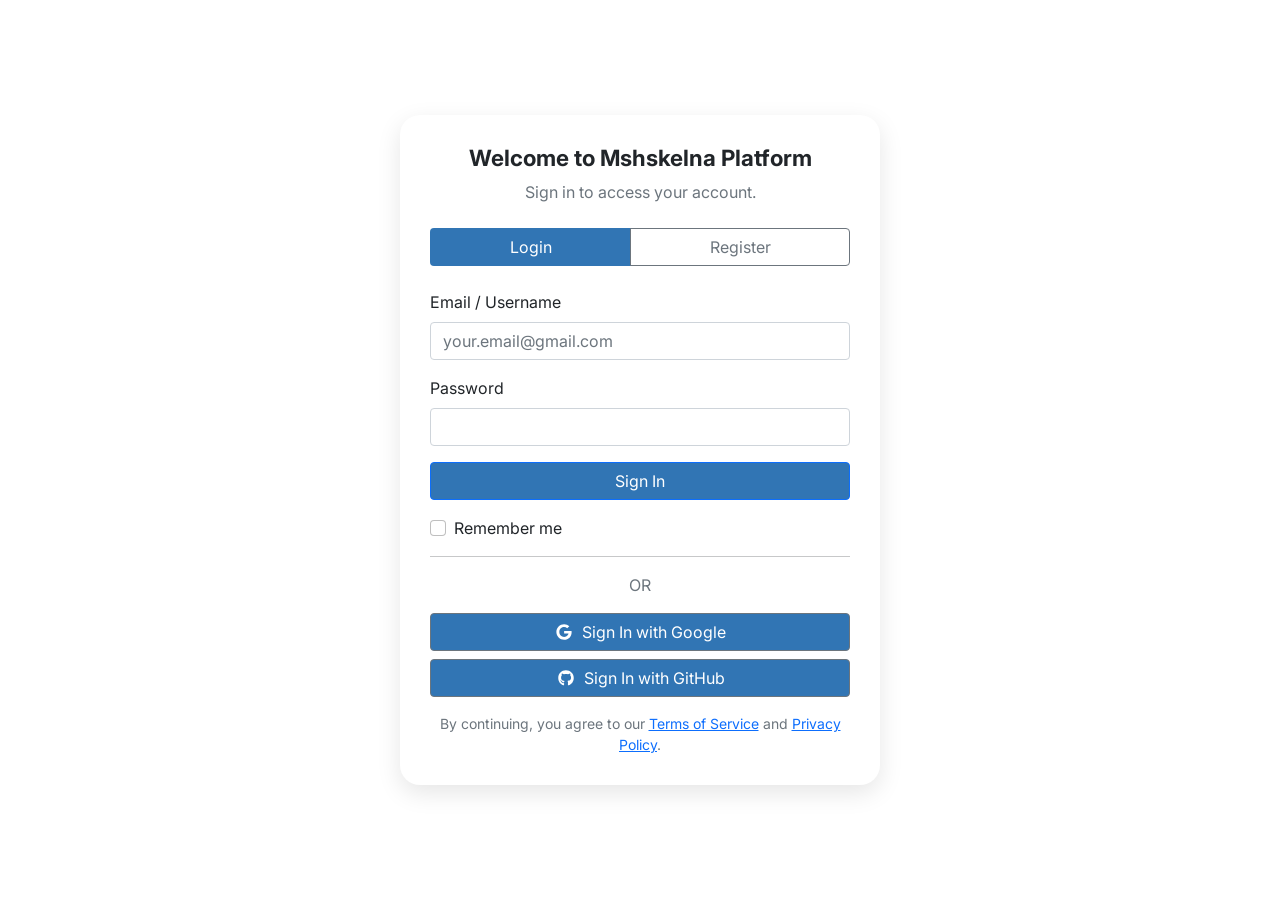
<file: pages/login.html>
<!DOCTYPE html>
<html lang="en">
  <head>
    <meta charset="UTF-8" />
    <meta name="viewport" content="width=device-width, initial-scale=1.0" />
    <title>Solve Problems.</title>
    <link rel="stylesheet" href="../css/bootstrap.min.css" />
    <link rel="stylesheet" href="../css/bootstrap.min.css.map" />
    <link rel="stylesheet" href="../css/all.min.css" />
    <link rel="stylesheet" href="../css/login.css" />
    <link rel="stylesheet" href="../css/main.css" />
    <link
      rel="stylesheet"
      href="https://cdnjs.cloudflare.com/ajax/libs/font-awesome/6.5.2/css/all.min.css"
    />
    <link rel="preconnect" href="https://fonts.googleapis.com" />
    <link rel="preconnect" href="https://fonts.gstatic.com" crossorigin />
    <link
      href="https://fonts.googleapis.com/css2?family=Inter:ital,opsz,wght@0,14..32,100..900;1,14..32,100..900&display=swap"
      rel="stylesheet"
    />
  </head>
  <body>
    <!--
    <div class="d-flex justify-content-center align-items-center">
      <div class="parent">
        <div class="mx-auto">
          <h2 class="text-center fw-bolder">Welcome to Mashakelna Platform</h2>
          <p class="text-black-50 text-center">
            Sign in to access your account.
          </p>
          <div class="btn-group w-100" role="group" aria-label="Basic example">
            <button type="button" class="btn btn-outline-dark">Middle</button>
            <button type="button" class="btn btn-primary">Middle</button>
          </div>
          <div class="mb-3">
            <label for="formGroupExampleInput" class="form-label text-start"
              >Example label</label
            >
            <input
              type="text"
              class="form-control"
              id="formGroupExampleInput"
              placeholder="Example input placeholder"
            />
          </div>
          <div class="mb-3">
            <label for="formGroupExampleInput2" class="form-label text-start"
              >Another label</label
            >
            <input
              type="text"
              class="form-control"
              id="formGroupExampleInput2"
              placeholder="Another input placeholder"
            />
            <button type="submit" class="btn btn-primary w-100">Sign in</button>
            <div class="form-check">
              <input
                class="form-check-input"
                type="checkbox"
                id="inlineFormCheck"
              />
              <label class="form-check-label" for="inlineFormCheck">
                Remember me
              </label>
            </div>
          </div>

          <hr />
          <span>OR</span>
          <div class="d-grid gap-2">
            <button class="btn btn-primary" type="button">Button</button>
            <button class="btn btn-primary" type="button">Button</button>
          </div>
          <p class="text-black-50 text-center">
            By continuing, you agree to our
          </p>
        </div>
      </div>
    </div>-->


  <div class="d-flex justify-content-center align-items-center min-vh-100">
    <div class="login-card">
      <h2 class="text-center">Welcome to Mshskelna Platform</h2>
      <p class="text-center text-muted mb-4">Sign in to access your account.</p>

      <div class="btn-group w-100 mb-4">
        <a href="../index.html" class="btn ">Login</a>
        <button type="button" class="btn special-btn btn-outline-secondary">Register</button>
      </div>

      <div class="mb-3">
        <label class="form-label">Email / Username</label>
        <input type="email" class="form-control" placeholder="your.email@gmail.com" />
      </div>

      <div class="mb-3">
        <label class="form-label">Password</label>
        <input type="password" class="form-control" />
      </div>

      <button class="btn btn-primary w-100 mb-3" type="submit">Sign In</button>

      <div class="form-check mb-3">
        <input class="form-check-input" type="checkbox" id="rememberMe">
        <label class="form-check-label" for="rememberMe">Remember me</label>
      </div>

      <hr>
      <div class="text-center text-muted mb-3">OR</div>

      <div class="d-grid gap-2 mb-3">
        <button class="btn btn-outline-secondary btn-social" type="button">
          <i class="fab fa-google"></i> Sign In with Google
        </button>
        <button class="btn btn-outline-secondary btn-social" type="button">
          <i class="fab fa-github"></i> Sign In with GitHub
        </button>
      </div>

      <p class="text-center text-muted small mb-0">
        By continuing, you agree to our <a href="#">Terms of Service</a> and
        <a href="#">Privacy Policy</a>.
      </p>
    </div>
  </div>

    <script src="../js/all.min.js"></script>
    <script src="../js/bootstrap.bundle.min.js"></script>
    <script src="../js/bootstrap.bundle.min.js.map"></script>
  </body>
</html>
</file>
<file: css/main.css>
/* start global */
:root {
  --main-color: #565e6cff;
  --back-color: #f8fafc;
  --hover-color: #204d76ff;
  --btn-color: #3175b4ff;
  --Dark-Olive-btn: #4b694b;
  --Olive-hover-btn: #198754;
}
* {
  box-sizing: border-box;
  -webkit-box-sizing: border-box;
  -moz-box-sizing: border-box;
}

html {
  scroll-behavior: smooth;
}

body {
  font-family: "Inter", sans-serif;
  margin: 0;
  padding: 0;
}
/* end global */

/*----------------------------------- start Navbar --------------------------------------*/

.custom-navbar {
  background-color: #fff;
}
.navbar .navbar-toggler {
  color: var(--main-color);
  font-size: 25px;
  border-color: white;
}

.navbar .navbar-toggler[aria-expanded="true"] {
  border-color: var(--hover-color);
}
.navbar .nav-link {
  color: var(--main-color);
  font-weight: 500;
  transition: 0.3s;
}

.navbar .nav-link:hover,
.navbar .nav-link.active {
  color: var(--hover-color);
}

.navbar-brand {
  color: var(--hover-color) !important;
  font-family: "Inter", cursive;
}
nav .navbar-nav .icons {
  color: var(--main-color);
}
nav .navbar-nav .icons:hover {
  color: var(--hover-color);
}
.custom-navbar {
  background-color: var(--back-color);
}

.navbar-nav .form-control:focus {
  box-shadow: none;
}
@media (width < 992px) {
  .hero-search div {
    margin: 0px auto;
  }
}
.nav-search .btn-search {
  background-color: var(--btn-color);
  color: #fff;
}
.nav-search {
  animation: fadeSlide 2s ease-out forwards;
}

@media (max-width: 991.98px) {
  .navbar .navbar-collapse {
    background-color: var(--back-color);
    padding: 8px 12px;
  }

  .navbar .navbar-nav {
    width: 100%;
  }
  .navbar .nav-item {
    width: 100%;
  }

  .navbar .nav-link,
  .navbar .icons {
    display: block;
    width: 100%;
    text-align: left;
    padding: 10px 8px;
  }

  .navbar .nav-item + .nav-item {
    margin-top: 6px;
    border-top: 1px solid rgba(86, 94, 108, 0.25);
    padding-top: 6px;
  }

  .navbar .nav-item.mx-3 {
    margin-left: 0 !important;
    margin-right: 0 !important;
  }
}

/*----------------------------------- end nav --------------------------------------*/

/* footer section */
.footer {
  background-color: var(--back-color);
  padding: 50px 200px 50px 200px;
  border-top: 1px solid #eee;
  font-family: Arial, sans-serif;
}

.footer-container {
  max-width: 1200px;
  margin: auto;
  display: flex;
  flex-wrap: wrap;
  gap: 40px;
  justify-content: space-between;
}

.footer-col {
  flex: 1 1 200px;
  min-width: 180px;
}

.footer-logo {
  font-size: 24px;
  margin-bottom: 10px;
}

.footer-desc {
  font-size: 14px;
  color: #4f4e4e;
  margin-bottom: 15px;
}

.footer-col h4 {
  font-size: 16px;
  font-weight: bold;
  margin-bottom: 10px;
}

.footer-col ul {
  list-style: none;
  padding: 0;
  margin: 0;
}

.footer-col ul li {
  margin-bottom: 8px;
}

.footer-col ul li a {
  text-decoration: none;
  color: #6f6f6f;
  font-size: 14px;
  transition: 0.3s;
}

.footer-col ul li a:hover {
  color: #007bff;
}

.social-icons a {
  font-size: 18px;
  margin-right: 10px;
  color: #444;
  transition: 0.3s;
  text-decoration: none;
}

.social-icons a:hover {
  color: #007bff;
}

/* Responsive */
@media (max-width: 768px) {
  .footer-container {
    flex-direction: column;
    align-items: flex-start;
  }
}

/* ===================== Responsive Enhancements ===================== */

@media (max-width: 1200px) {
  .footer {
    padding: 40px 80px;
  }
}

@media (max-width: 992px) {
  .footer {
    padding: 30px 40px;
  }

  .navbar-nav {
    padding-left: 0;
  }

  .search-filters {
    justify-content: center;
  }

  .footer-container {
    flex-direction: column;
    gap: 30px;
  }
}

@media (max-width: 600px) {
  .footer {
    padding: 20px;
  }

  .footer-container {
    flex-direction: column;
    gap: 30px;
  }
}
</file>
<file: css/landing.css>
/* start global */
:root {
  --main-color: #565e6cff;
  --back-color: #f8fafc;
  --hover-color: #204d76ff;
  --btn-color:#3175b4ff;
  --Dark-Olive-btn:#4B694B;
  --Olive-hover-btn:#198754;
}
* {
  box-sizing: border-box;
  -webkit-box-sizing: border-box;
  -moz-box-sizing: border-box;
}

html {
  scroll-behavior: smooth;
}


/* end global */
/* start landing */

.landing {
  background-color: #fff;
  min-height: calc(100vh - 68.8px);
}

.landing .my-container {
  background-color: #f0f9ff;
  border-radius: 16px;
  min-height: 60vh;
}

.landing .heading h1,
.landing .heading .h1 {
  margin: 0;
  padding: 0;
  font-weight: 800;
  font-size: 3rem;
}
.landing .img .figure {
  width: 80%;
  padding: 50px;
  border-radius: 40px !important;
}
.landing .img .figure img {
  border-radius: 40px !important;
  object-fit: cover;
  width: 90%;
  max-height: 180px;
}

/* End Landing */

/* start landing-two  */

.landing-two {
  background-color: var(--back-color);
}

.landing-two .card {
  border-radius: 15px;
  box-shadow: 0 4px 10px rgba(0, 0, 0, 0.1);
  transition: all 0.3s ease;
  height: 350px;
  display: flex;
  flex-direction: column;
  justify-content: space-between;
  overflow: hidden;
  position: relative;
}
.landing-two .card:hover {
  transform: translateY(-10px);
}
.landing-two .card .collapse {
  position: absolute;
  bottom: 60px;
  left: 0;
  width: 100%;
  background: #fff;
  border-radius: 10px;
  padding: 10px;
  box-shadow: 0 4px 10px rgba(0, 0, 0, 0.1);
  max-height: 150px;
  overflow-y: auto;
  z-index: 2;
}

.landing-two .card .card-text {
  -webkit-line-clamp: 4;
  height: 60px;
  overflow: hidden;
  text-overflow: ellipsis;
}
.landing-two .card .card-body {
  height: 100%;
  display: flex;
  flex-direction: column;
  justify-content: space-between;
}
.landing-two .card .open{
  background-color: var(--Olive-hover-btn);
}
.landing-two .card .open:hover{
  background-color: var(--Dark-Olive-btn);
}
.landing .landing-btn,
.landing-two .card .Submit-Solution,
.landing-two .card .in-progress{
  background-color: var(--btn-color);
}
.landing .landing-btn:hover,
.landing-two .card .Submit-Solution:hover,
.landing-two .card .in-progress:hover{
  background-color: var(--hover-color);
}
/* end landing-two  */


  .custom-card {
    transition: all 0.3s ease;
  }

  .custom-card:hover {
    transform: translateY(-3px);
    box-shadow: 0 6px 20px rgba(0, 0, 0, 0.08);
  }

  h4 {
    font-weight: 600;
  }

  h6 {
    font-size: 1rem;
  }

  .text-primary {
    color: #007bff !important;
  }

  .text-primary:hover {
    text-decoration: underline !important;
  }
</file>
<file: css/developer.css>
.developers-header {
  display: flex;
  align-items: center;
  justify-content: space-between;
  flex-wrap: wrap;
  padding: 50px 200px 50px 200px;
  background-color: #fff;
}

.developers-header h2 {
  flex: 1 100%;
  font-size: 24px;
  font-weight: 700;
  margin-bottom: 15px;
  color: #111;
}

.search-filters {
  display: flex;
  gap: 10px;
  flex-wrap: wrap;
  flex: 1;
}

.search-filters input,
.search-filters select {
  padding: 10px 15px;
  border: 1px solid #ccc;
  border-radius: 8px;
  font-size: 14px;
  min-width: 200px;
}

.become-btn {
  display: flex;
  align-items: center;
  gap: 5px;
  background-color: transparent;
  border: 1px solid #ccc;
  border-radius: 8px;
  padding: 10px 15px;
  font-size: 14px;
  cursor: pointer;
  transition: background 0.3s;
}

.become-btn:hover {
  background-color: #f3f3f3;
}

.become-btn .icon {
  font-size: 16px;
}

/* developer card section */
.developers-container {
  display: flex;
  flex-wrap: wrap;
  gap: 20px;
  padding: 50px 200px 50px 200px;
  justify-content: center;
}

.developer-card {
  width: calc(25% - 20px); /* 4 كروت في الصف */
  height: 470px;
  background-color: #fff;
  border-radius: 12px;
  overflow: hidden;
  box-shadow: 0 0 10px rgba(0, 0, 0, 0.1);
  border: 1px solid #e0e0e0;
  display: flex;
  flex-direction: column;
  justify-content: space-between;
}

.card-header {
  position: relative;
  height: 150px;
  overflow: visible;
  z-index: 1;
}

.card-header img:first-child {
  width: 100%;
  height: 100%;
  object-fit: cover;
}

.profile-img {
  position: absolute;
  bottom: -30px;
  left: 50%;
  transform: translateX(-50%);
  width: 60px;
  height: 60px;
  border-radius: 50%;
  border: 3px solid #fff;
  object-fit: cover;
}

.card-body {
  margin-top: 30px;
  flex: 1;
  display: flex;
  flex-direction: column;
  justify-content: space-between;
  padding: 40px 15px 15px;
  text-align: center;
}

.card-body h3 {
  margin: 10px 0 5px;
  font-size: 18px;
}

.rating {
  color: #555;
  font-size: 14px;
  margin-bottom: 10px;
}

.skills {
  display: flex;
  flex-wrap: wrap;
  gap: 6px;
  justify-content: center;
  margin-bottom: 15px;
}

.skills span {
  background-color: #e0f0e0;
  padding: 5px 10px;
  border-radius: 15px;
  font-size: 12px;
  color: #333;
}

.actions {
  display: flex;
  justify-content: space-between;
  gap: 10px;
}

.actions button {
  flex: 1;
  padding: 8px;
  border-radius: 8px;
  border: none;
  cursor: pointer;
  font-size: 14px;
  transition: 0.3s;
}

.actions .view {
  background-color: #f0f0f0;
  color: #007bff;
}

.actions .view:hover {
  background-color: #e0e0e0;
}

.actions .message {
  background-color: #007bff;
  color: #fff;
}

.actions .message:hover {
  background-color: #0056b3;
}

/* footer section */
.footer {
  background-color: #fff;
  padding: 50px 200px 50px 200px;
  border-top: 1px solid #eee;
  font-family: Arial, sans-serif;
}

.footer-container {
  max-width: 1200px;
  margin: auto;
  display: flex;
  flex-wrap: wrap;
  gap: 40px;
  justify-content: space-between;
}

.footer-col {
  flex: 1 1 200px;
  min-width: 180px;
}

.footer-logo {
  font-size: 24px;
  margin-bottom: 10px;
}

.footer-desc {
  font-size: 14px;
  color: #4f4e4e;
  margin-bottom: 15px;
}

.footer-col h4 {
  font-size: 16px;
  font-weight: bold;
  margin-bottom: 10px;
}

.footer-col ul {
  list-style: none;
  padding: 0;
  margin: 0;
}

.footer-col ul li {
  margin-bottom: 8px;
}

.footer-col ul li a {
  text-decoration: none;
  color: #6f6f6f;
  font-size: 14px;
  transition: 0.3s;
}

.footer-col ul li a:hover {
  color: #007bff;
}

.social-icons a {
  font-size: 18px;
  margin-right: 10px;
  color: #444;
  transition: 0.3s;
  text-decoration: none;
}

.social-icons a:hover {
  color: #007bff;
}

/* Responsive */
@media (max-width: 768px) {
  .footer-container {
    flex-direction: column;
    align-items: flex-start;
  }
}

/* ===================== Responsive Enhancements ===================== */

/* Desktop Large (≤ 1200px) */
@media (max-width: 1200px) {
  .developer-card {
    width: calc(33.33% - 20px); /* 3 per row */
  }

  .developers-header,
  .developers-container,
  .footer {
    padding: 40px 80px;
  }

  .navbar-nav {
    padding-left: 200px;
  }
}

/* Tablet (≤ 992px) */
@media (max-width: 992px) {
  .developer-card {
    width: calc(50% - 20px); /* 2 per row */
  }

  .developers-header,
  .developers-container,
  .footer {
    padding: 30px 40px;
  }

  .navbar-nav {
    padding-left: 0;
  }

  .search-filters {
    justify-content: center;
  }

  .footer-container {
    flex-direction: column;
    gap: 30px;
  }
}

/* Mobile (≤ 600px) */
@media (max-width: 600px) {
  .developer-card {
    width: 100%; /* 1 per row */
  }

  .developers-header,
  .developers-container,
  .footer {
    padding: 20px;
  }

  .developers-header {
    flex-direction: column;
    align-items: center;
    text-align: center;
    gap: 20px;
  }

  .search-filters {
    flex-direction: column;
    align-items: stretch;
    width: 100%;
  }

  .search-filters input,
  .search-filters select {
    width: 100%;
  }

  .actions {
    flex-direction: column;
    gap: 10px;
  }

  .actions button {
    width: 100%;
  }

  .footer-container {
    flex-direction: column;
    gap: 30px;
  }

  .navbar {
    flex-direction: column;
    align-items: center;
    padding: 10px;
    text-align: center;
  }

  .navbar .form-inline {
    flex-direction: column;
    gap: 10px;
    margin-top: 10px;
  }

  .navbar .form-inline .input-group {
    width: 100%;
  }

  .navbar-brand {
    margin-bottom: 10px;
  }

  .navbar-nav {
    flex-direction: column;
    gap: 10px;
    align-items: center;
  }
}
</file>
<file: css/faq.css>
.section-title {
  margin-top: 50px;
  margin-bottom: 20px;
  font-weight: bold;
  font-size: 1.5rem;
}

.accordion-button {
  background-color: #fff;
  font-weight: 500;
}

.accordion-button:not(.collapsed) {
  background-color: #f1f1f1;
  color: #000;
}

.accordion-body {
  background-color: #ffffff;
  border-top: 1px solid #e0e0e0;
}

 .support-box {
  background-color: #f0f8ff;
  padding: 40px;
  border-radius: 10px;
  max-width: 600px;
  margin-bottom: 60px;
}

.support-icon svg {
  width: 40px;
  height: 40px;
}
</file>
<file: css/login.css>
:root {
  --main-color: #565e6cff;
  --back-color: #f8fafc;
  --hover-color: #204d76ff;
  --btn-color: #3175b4ff;
  --Dark-Olive-btn: #4b694b;
  --Olive-hover-btn: #198754;
}
.login-card {
  max-width: 480px;
  width: 90%;
  background: #fff;
  padding: 30px;
  border-radius: 20px;
  box-shadow: 0 8px 25px rgba(0, 0, 0, 0.1);
}
.login-card h2 {
  font-size: 1.4rem;
  font-weight: bold;
  white-space: nowrap;
  overflow: hidden;
  text-overflow: ellipsis;
}
.btn-social {
  display: flex;
  align-items: center;
  justify-content: center;
  gap: 8px;
}
.login-card .btn:focus,
.login-card input:focus{
    box-shadow: none;
}
.login-card .btn:not(.special-btn){
    background-color: var(--btn-color);
    color: #fff;
}
.login-card .btn:not(.special-btn):hover{
    background-color: var(--hover-color);
}
</file>
